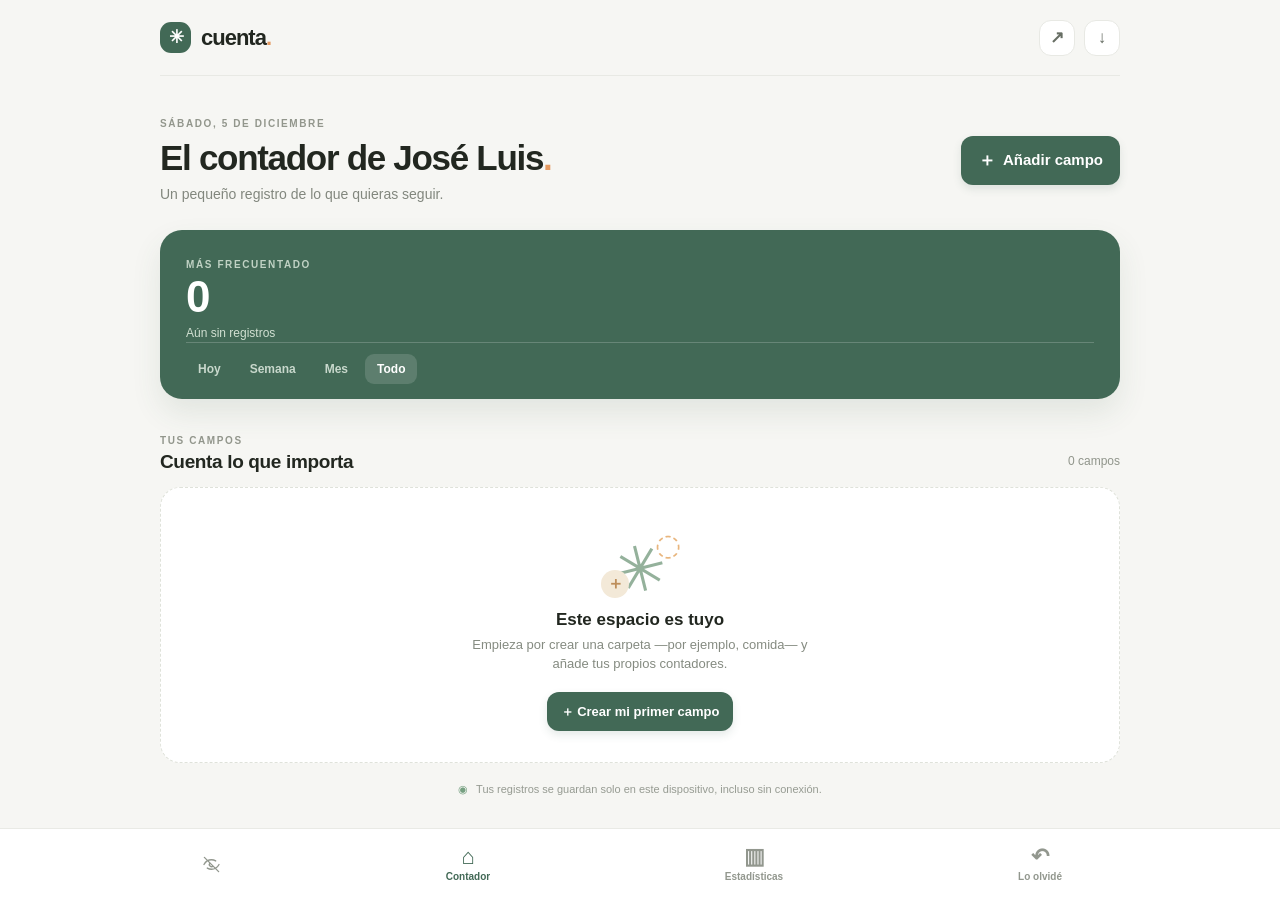
<file: index.html>
<!doctype html>
<html lang="es">
<head>
  <meta charset="utf-8">
  <meta name="viewport" content="width=device-width, initial-scale=1, viewport-fit=cover">
  <meta name="theme-color" content="#f6f6f3">
  <meta name="apple-mobile-web-app-capable" content="yes">
  <meta name="apple-mobile-web-app-status-bar-style" content="default">
  <meta name="apple-mobile-web-app-title" content="Cuenta">
  <meta name="description" content="Un contador personal para registrar lo que quieras, a tu manera.">
  <link rel="manifest" href="manifest.webmanifest">
  <link rel="icon" href="icon.svg" type="image/svg+xml">
  <link rel="apple-touch-icon" href="apple-touch-icon.png">
  <title>Cuenta — a tu manera</title>
  <link rel="stylesheet" href="styles.css?v=records-20261014">
</head>
<body>
  <div class="app-shell">
    <header class="topbar">
      <a class="brand" href="#inicio" aria-label="Cuenta, inicio"><span class="brand-mark">✳</span><span>cuenta<span class="brand-period">.</span></span></a>
      <div class="top-actions">
        <button class="icon-button" id="exportBtn" title="Exportar datos" aria-label="Exportar datos">↗</button>
        <button class="icon-button" id="importBtn" title="Importar copia" aria-label="Importar copia">↓</button>
        <input id="importFile" type="file" accept="application/json,.json" hidden>
      </div>
    </header>

    <main>
      <section class="page active" id="homePage">
        <div class="hero-row">
          <div><p class="eyebrow" id="dateLabel">TU DÍA, A TU MANERA</p><h1>El contador de José Luis<span class="period">.</span></h1><p class="subtitle">Un pequeño registro de lo que quieras seguir.</p></div>
          <button class="primary-button add-field-top" id="addFieldBtn"><span>＋</span> Añadir campo</button>
        </div>
        <div id="hiddenShelfArea"></div>

        <section class="summary-card" aria-label="Resumen de actividad">
          <div class="summary-heading"><div><span class="eyebrow">MÁS FRECUENTADO</span><div class="summary-number" id="summaryTotal">0</div><div class="summary-caption" id="summaryCaption">Aún sin registros</div></div></div>
          <div class="period-switch" role="tablist" aria-label="Periodo del resumen">
            <button class="period-tab" data-period="today">Hoy</button><button class="period-tab" data-period="week">Semana</button><button class="period-tab" data-period="month">Mes</button><button class="period-tab selected" data-period="all">Todo</button>
          </div>
        </section>

        <div class="section-heading"><div><p class="eyebrow">TUS CAMPOS</p><h2>Cuenta lo que importa</h2></div><span class="field-count" id="fieldCount">0 campos</span></div>
        <div id="fieldsArea"></div>
        <section class="empty-state" id="emptyState"><div class="empty-illustration"><span>✳</span><i>◌</i><b>＋</b></div><h3>Este espacio es tuyo</h3><p>Empieza por crear una carpeta —por ejemplo, comida— y añade tus propios contadores.</p><button class="primary-button" id="emptyAddBtn">＋ Crear mi primer campo</button></section>
        <p class="privacy-note"><span>◉</span> Tus registros se guardan solo en este dispositivo, incluso sin conexión.</p>
      </section>

      <section class="page" id="statsPage">
        <div class="hero-row stats-hero"><div><p class="eyebrow">MIRA CÓMO CAMBIA</p><h1>Tus datos<span class="period">.</span></h1><p class="subtitle">Un vistazo a lo que has ido registrando.</p></div></div>
        <div class="stats-controls"><label class="select-wrap"><span>CAMPO O CARPETA</span><select id="chartField"><option value="all">Todos los campos</option></select><b>⌄</b></label><label class="select-wrap"><span>AGRUPAR POR</span><select id="chartGrouping"><option value="hour">Horas</option><option value="day" selected>Días</option><option value="week">Semanas</option><option value="month">Meses</option><option value="year">Años</option><option value="all">General</option></select><b>⌄</b></label></div>
        <section class="chart-card"><div class="chart-title-row"><div><p class="eyebrow">ACTIVIDAD</p><h2 id="chartTitle">Registros por día</h2></div><div class="chart-total"><strong id="chartTotal">0</strong><span>registros</span></div></div><div class="chart-wrap"><canvas id="activityChart" aria-label="Gráfica de actividad"></canvas><div class="chart-empty" id="chartEmpty">Aún no hay datos para mostrar.<br><span>Los registros aparecerán aquí.</span></div></div><div class="chart-legend"><span class="legend-dot"></span><span id="chartLegend">Registros</span><span class="chart-range" id="chartRange"></span></div></section>
        <section class="insight-card"><div class="insight-icon">✦</div><div><p class="eyebrow">ESTE MES</p><p id="insightText">Cuando cuentes algo este mes, aparecerá aquí.</p></div></section>
        <p class="privacy-note"><span>◉</span> Los datos de esta gráfica son solo tuyos.</p>
      </section>

      <section class="page" id="forgotPage">
        <div class="hero-row stats-hero"><div><p class="eyebrow">AÑADE ALGO QUE SE TE PASÓ</p><h1>Lo olvidé<span class="period">.</span></h1><p class="subtitle">Registra un toque con su fecha y hora reales.</p></div></div>
        <form id="forgotForm" class="forgot-form">
          <label class="form-label">¿Qué campo quieres actualizar?<select id="forgotField" required></select></label>
          <label class="form-label">¿Cuándo ocurrió?<input id="forgotDateTime" type="datetime-local" required></label>
          <button class="primary-button forgot-submit" type="submit">＋ Añadir toque</button>
        </form>
        <div class="section-heading history-heading"><div><p class="eyebrow">REGISTROS RECIENTES</p><h2>Revisa y edita tus toques</h2></div><span class="field-count" id="historyCount">0 registros</span></div>
        <div id="eventHistory" class="event-history"></div>
      </section>
    </main>

    <nav class="bottom-nav" aria-label="Navegación principal"><button class="nav-item nav-lock" id="hiddenAccessBtn" type="button" aria-label="Acceder a carpetas ocultas" title="Carpetas ocultas"><svg viewBox="0 0 24 24" aria-hidden="true"><path d="M2.5 12s3.3-6 9.5-6c2 0 3.8.6 5.3 1.5M21.5 12s-3.3 6-9.5 6c-2 0-3.8-.6-5.3-1.5M9.9 9.9a3 3 0 0 0 4.2 4.2M3 3l18 18"/></svg></button><button class="nav-item active" data-page="homePage"><span class="nav-icon">⌂</span><span>Contador</span></button><button class="nav-item" data-page="statsPage"><span class="nav-icon">▥</span><span>Estadísticas</span></button><button class="nav-item" data-page="forgotPage"><span class="nav-icon">↶</span><span>Lo olvidé</span></button></nav>
  </div>

  <dialog id="fieldDialog" class="modal"><form id="fieldForm"><div class="modal-head"><div><p class="eyebrow" id="formKicker">PERSONALIZA TU CONTADOR</p><h2 id="formTitle">Añadir un campo</h2></div><button class="close-button" type="button" data-close aria-label="Cerrar">×</button></div><label class="form-label">¿Qué quieres contar?<input id="fieldName" name="name" maxlength="28" placeholder="Ej. Paseos" required autocomplete="off"></label><div class="form-label">Elige un icono<div class="emoji-search-wrap"><span>⌕</span><input id="emojiSearch" type="search" placeholder="Buscar emoji" autocomplete="off"></div><div class="emoji-categories" id="emojiCategories"></div><div class="icon-picker" id="emojiPicker"></div><div class="custom-icon"><input id="fieldEmoji" name="emoji" maxlength="12" placeholder="✳" aria-label="Icono personalizado"><span>O escribe cualquier emoji de tu teclado</span></div></div><label class="form-label">Carpeta<input id="fieldFolder" name="folder" list="folderOptions" maxlength="24" placeholder="Ej. Bienestar" autocomplete="off"><datalist id="folderOptions"></datalist><span class="field-hint">Escribe una carpeta nueva o elige una existente.</span></label><label class="form-label upload-label">O añade una imagen<input type="file" id="fieldImage" accept="image/*"><span class="upload-button">＋ Elegir imagen</span><span class="upload-name" id="uploadName">Opcional · se guarda en este dispositivo</span></label><div class="modal-actions"><button class="secondary-button" type="button" data-close>Cancelar</button><button class="primary-button" type="submit">Guardar campo</button></div></form></dialog>
  <dialog id="confirmDialog" class="modal confirm-modal"><div class="modal-head"><div><p class="eyebrow">GESTIONAR CAMPO</p><h2 id="confirmTitle">¿Qué quieres hacer?</h2></div><button class="close-button" type="button" data-close aria-label="Cerrar">×</button></div><p class="confirm-copy" id="confirmCopy"></p><div class="manage-actions"><button class="secondary-button" id="editFieldAction">Editar nombre e icono</button><button class="secondary-button danger-button" id="deleteFieldAction">Eliminar campo y registros</button></div></dialog>
  <dialog id="toastDialog" class="toast-dialog"><p id="toastMessage"></p></dialog>
  <dialog id="pinDialog" class="modal pin-modal"><form id="pinForm"><div class="modal-head"><div><p class="eyebrow">ACCESO PRIVADO</p><h2>Carpetas ocultas</h2></div><button class="close-button" type="button" data-close aria-label="Cerrar">×</button></div><label class="form-label">Contraseña<input id="pinInput" type="password" inputmode="numeric" pattern="[0-9]{4}" maxlength="4" autocomplete="off" required></label><p class="pin-error" id="pinError" role="status"></p><div class="modal-actions"><button class="secondary-button" type="button" data-close>Cancelar</button><button class="primary-button" type="submit">Abrir</button></div></form></dialog>
  <dialog id="eventDialog" class="modal"><form id="eventForm"><div class="modal-head"><div><p class="eyebrow">REVISAR TOQUE</p><h2 id="eventDialogTitle">Editar fecha y hora</h2></div><button class="close-button" type="button" data-close aria-label="Cerrar">×</button></div><label class="form-label">Fecha y hora<input id="eventEditDateTime" type="datetime-local" required></label><div class="modal-actions event-modal-actions"><button class="secondary-button danger-button" id="deleteEventBtn" type="button">Eliminar toque</button><button class="secondary-button" type="button" data-close>Cancelar</button><button class="primary-button" type="submit">Guardar</button></div></form></dialog>
  <script src="app.js?v=records-20261014b"></script>
</body>
</html>
</file>
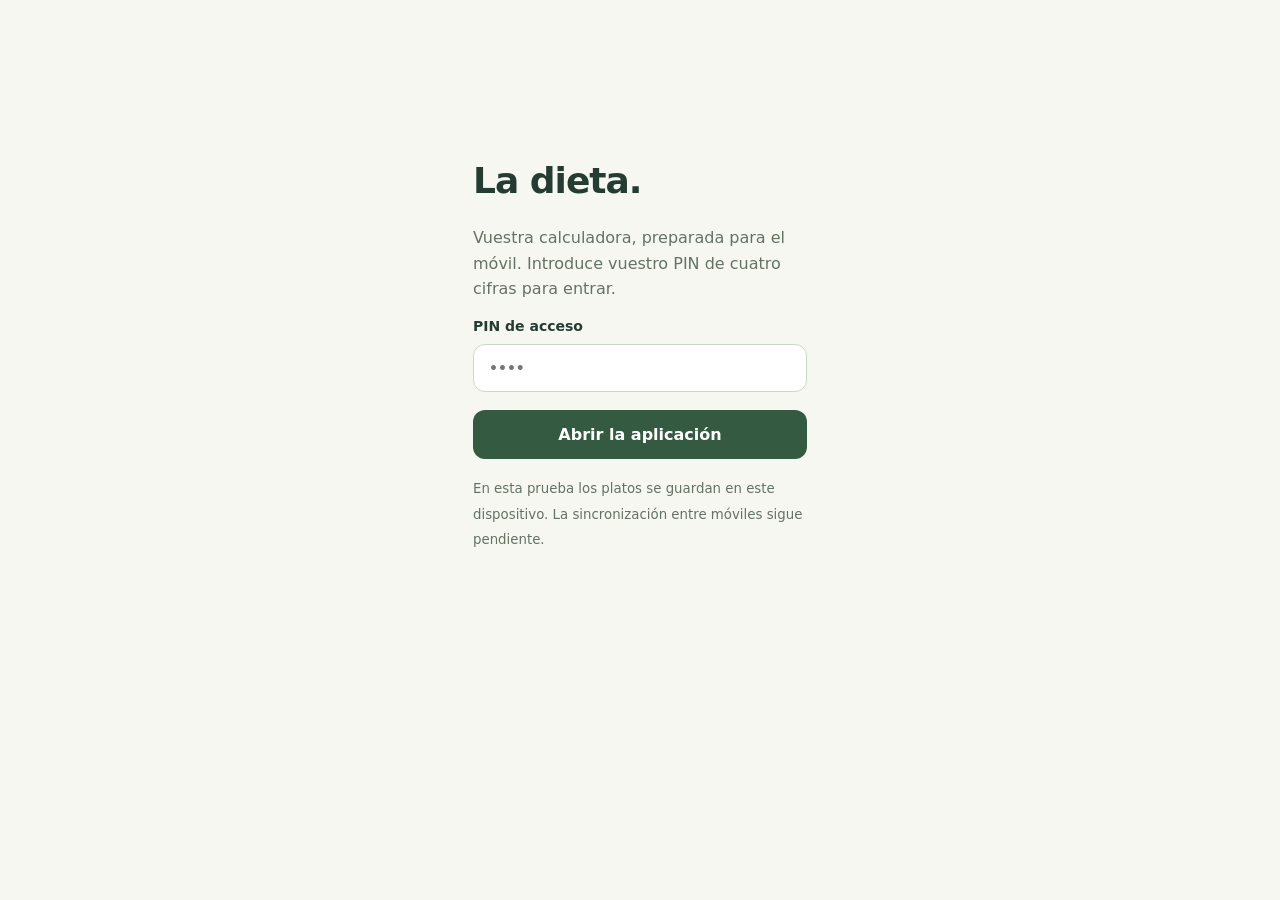
<file: dieta/index.html>
<!doctype html><html lang="es"><head><meta charset="utf-8"><meta name="viewport" content="width=device-width,initial-scale=1,viewport-fit=cover"><meta name="apple-mobile-web-app-capable" content="yes"><meta name="apple-mobile-web-app-title" content="La dieta"><meta name="theme-color" content="#345b42"><meta name="robots" content="noindex,nofollow"><link rel="apple-touch-icon" href="apple-touch-icon.png"><link rel="icon" href="favicon.svg"><link rel="manifest" href="manifest.webmanifest"><title>La dieta · Prueba móvil</title><style>*{box-sizing:border-box}body{margin:0;background:#f7f7f2;color:#253c32;font-family:system-ui,sans-serif}form{max-width:390px;margin:12vh auto;padding:28px}h1{font-size:36px;letter-spacing:-1px}p{line-height:1.6;color:#647263}label{display:block;font-size:14px;font-weight:600}input{display:block;width:100%;padding:15px;border:1px solid #ccd6c5;border-radius:12px;font:inherit;margin:10px 0 18px}button{width:100%;padding:15px;background:#345b42;color:white;border:0;border-radius:12px;font:inherit;font-weight:600}button:disabled{opacity:.5}#error{color:#a04432}iframe{border:0;display:block;position:fixed;inset:0;width:100%;height:100%;height:100dvh;background:#f7f7f2}</style></head><body><form id="gate"><h1>La dieta.</h1><p>Vuestra calculadora, preparada para el móvil. Introduce vuestro PIN de cuatro cifras para entrar.</p><label>PIN de acceso<input id="password" type="password" inputmode="numeric" pattern="[0-9]{4}" maxlength="4" autocomplete="off" placeholder="••••" aria-label="PIN de acceso de cuatro cifras" required></label><button id="open">Abrir la aplicación</button><p id="error" role="alert"></p><p><small>En esta prueba los platos se guardan en este dispositivo. La sincronización entre móviles sigue pendiente.</small></p></form><script>
if('serviceWorker' in navigator)navigator.serviceWorker.register('./service-worker.js',{scope:'./',updateViaCache:'none'}).catch(()=>{});
const decode=s=>Uint8Array.from(atob(s),c=>c.charCodeAt(0));let payload;
async function launch(key){const plain=await crypto.subtle.decrypt({name:'AES-GCM',iv:decode(payload.iv)},key,decode(payload.cipher));const frame=document.createElement('iframe');frame.title='La aplicación de la dieta';frame.srcdoc=new TextDecoder().decode(plain);document.body.replaceChildren(frame);}
async function data(){if(!payload){const r=await fetch('./payload.json?v='+Date.now(),{cache:'no-store'});if(!r.ok)throw Error('No se ha podido cargar. Recarga la página con conexión.');payload=await r.json();}return payload;}
try{sessionStorage.removeItem('diet.preview.key');}catch{}
document.getElementById('password').addEventListener('input',e=>{e.target.value=e.target.value.replace(/[^0-9]/g,'').slice(0,4);if(e.target.value.length===4&&!document.getElementById('open').disabled)document.getElementById('gate').requestSubmit();});
document.getElementById('gate').addEventListener('submit',async e=>{e.preventDefault();const button=document.getElementById('open');if(button.disabled)return;button.disabled=true;document.getElementById('error').textContent='';try{await data();const material=await crypto.subtle.importKey('raw',new TextEncoder().encode(document.getElementById('password').value.trim()),'PBKDF2',false,['deriveKey']);const key=await crypto.subtle.deriveKey({name:'PBKDF2',salt:decode(payload.salt),iterations:600000,hash:'SHA-256'},material,{name:'AES-GCM',length:256},false,['decrypt']);await launch(key);}catch{document.getElementById('error').textContent='PIN incorrecto o sin conexión. Vuelve a intentarlo.';document.getElementById('password').value='';button.disabled=false;document.getElementById('password').focus();}});
</script></body></html>
</file>
<file: styles.css>
:root{--bg:#f6f6f3;--paper:#fff;--ink:#222720;--muted:#848a80;--line:#e8e9e4;--green:#426956;--green-dark:#31523f;--green-light:#e6efe7;--orange:#e59a62;--yellow:#f0c76d;--shadow:0 12px 40px #28352a0b}*{box-sizing:border-box}body{margin:0;background:var(--bg);color:var(--ink);font-family:'DM Sans',-apple-system,BlinkMacSystemFont,'Segoe UI',sans-serif;font-size:15px;line-height:1.5;-webkit-font-smoothing:antialiased}button,input,select{font:inherit}button{cursor:pointer;color:inherit}.app-shell{max-width:1040px;margin:0 auto;padding:0 40px 100px}.topbar{height:76px;display:flex;align-items:center;justify-content:space-between;border-bottom:1px solid var(--line)}.brand{display:flex;align-items:center;gap:10px;color:var(--ink);font-family:Manrope,sans-serif;font-weight:800;font-size:22px;letter-spacing:-1px;text-decoration:none}.brand-mark{height:31px;width:31px;display:grid;place-items:center;background:var(--green);color:#fff;border-radius:11px;font-size:18px}.brand-period,.period{color:var(--orange)}.top-actions{display:flex;gap:9px}.icon-button{height:36px;width:36px;border:1px solid var(--line);background:var(--paper);border-radius:12px;color:#676e64;font-weight:700;font-size:17px}.icon-button:hover{border-color:#bbc7bc;color:var(--green)}main{padding-top:40px}.hero-row{display:flex;justify-content:space-between;align-items:center;gap:20px;margin-bottom:25px}.eyebrow{font-size:10px;letter-spacing:1.6px;font-weight:700;color:#92968c;margin:0 0 7px}.hero-row h1{font:800 35px/1.15 Manrope,sans-serif;letter-spacing:-1.3px;margin:0}.subtitle{margin:6px 0 0;color:#82877e;font-size:14px}.primary-button,.secondary-button{display:inline-flex;align-items:center;justify-content:center;gap:7px;border-radius:12px;padding:11px 17px;font-weight:700;border:0;transition:transform .15s,background .15s}.primary-button{background:var(--green);color:white;box-shadow:0 4px 9px #42695623}.primary-button:hover{background:var(--green-dark);transform:translateY(-1px)}.primary-button span{font-size:18px}.secondary-button{background:#f3f4f0;color:#51594e}.secondary-button:hover{background:#e9ebe5}.summary-card{position:relative;overflow:hidden;background:var(--green);color:white;border-radius:22px;padding:22px 26px 15px;box-shadow:0 14px 30px #385b461b}.summary-heading{display:flex;align-items:center;justify-content:space-between;min-height:86px}.summary-card .eyebrow{color:#c0d2c4}.summary-number{font:800 44px/.98 Manrope,sans-serif;letter-spacing:-1.6px}.summary-caption{font-size:12px;color:#d1e0d2;margin-top:6px}.summary-orbit{width:77px;height:77px;display:grid;place-items:center;position:absolute;right:30px;top:6px;border:1px solid #ffffff37;border-radius:50%;color:#ffffff5c;font-size:52px;transform:rotate(-18deg)}.period-switch{display:flex;gap:5px;border-top:1px solid #ffffff32;padding-top:11px}.period-tab{border:0;background:transparent;color:#c8d8cc;font-size:12px;font-weight:600;padding:6px 12px;border-radius:9px}.period-tab:hover,.period-tab.selected{background:#ffffff24;color:white}.section-heading{display:flex;align-items:end;justify-content:space-between;margin:34px 0 14px}.section-heading .eyebrow{margin-bottom:3px}.section-heading h2,.chart-title-row h2{font:700 19px Manrope,sans-serif;letter-spacing:-.35px;margin:0}.field-count{color:#90958b;font-size:12px;margin-bottom:3px}.empty-state{background:#fff;border:1px dashed #dfe2da;border-radius:20px;padding:34px 22px 31px;text-align:center}.empty-illustration{width:86px;height:76px;margin:0 auto 12px;position:relative;display:grid;place-items:center;color:#94b19b}.empty-illustration>span{font-size:63px;transform:rotate(-14deg)}.empty-illustration i{position:absolute;font-size:30px;right:2px;top:0;color:#e8b57d;font-style:normal}.empty-illustration b{position:absolute;font-size:17px;left:4px;bottom:0;background:#f3e9d8;border-radius:50%;width:28px;height:28px;display:grid;place-items:center;color:#bd8e5b}.empty-state h3{font:700 17px Manrope,sans-serif;margin:0 0 5px}.empty-state p{color:#858b81;font-size:13px;max-width:350px;margin:0 auto 18px}.empty-state .primary-button{font-size:13px;padding:10px 14px}.privacy-note{font-size:11px;color:#969b92;text-align:center;margin:18px 0 0}.privacy-note span{color:#76a081;margin-right:5px}.folder-block{margin:0 0 20px}.folder-heading{display:flex;align-items:center;gap:8px;color:#626a60;font-size:12px;font-weight:700;margin:0 0 10px 3px}.folder-heading .folder-emoji{font-size:16px}.counter-grid{display:grid;grid-template-columns:repeat(5,minmax(0,1fr));gap:11px}.counter-card{position:relative;min-height:132px;text-align:left;padding:15px 14px 12px;background:#fff;border:1px solid #edeee9;border-radius:17px;box-shadow:0 5px 15px #28352a06;transition:transform .15s,border .15s,box-shadow .15s;user-select:none}.counter-card:hover{transform:translateY(-2px);border-color:#d6e0d6;box-shadow:var(--shadow)}.counter-card:active{transform:scale(.98)}.counter-actions{position:absolute;right:9px;top:8px;display:flex;gap:2px;opacity:0;transition:opacity .15s}.counter-card:hover .counter-actions,.counter-card:focus-within .counter-actions{opacity:1}.tiny-action{width:26px;height:26px;border:0;border-radius:8px;color:#858c80;background:transparent;font-size:15px}.tiny-action:hover{background:#f0f2ed;color:var(--green)}.counter-icon{display:grid;place-items:center;width:43px;height:43px;border-radius:14px;background:#f1f4ef;font-size:25px;margin-bottom:9px;overflow:hidden}.counter-icon img{width:100%;height:100%;object-fit:cover}.counter-name{font-weight:700;font-size:13px;white-space:nowrap;overflow:hidden;text-overflow:ellipsis;padding-right:24px}.counter-total{display:flex;align-items:baseline;gap:5px;margin-top:1px}.counter-total strong{font:700 22px Manrope,sans-serif;letter-spacing:-.5px}.counter-total span{font-size:10px;color:#a0a49b}.counter-add{position:absolute;right:12px;bottom:12px;width:28px;height:28px;border-radius:10px;background:var(--green-light);color:var(--green);display:grid;place-items:center;font-size:19px;font-weight:500}.counter-add:hover{background:#d7e6d9}.counter-last{margin-top:2px;color:#a2a69e;font-size:10px}.small-add-card{min-height:132px;border:1px dashed #d8ded5;border-radius:17px;background:transparent;color:#778475;display:flex;flex-direction:column;align-items:center;justify-content:center;gap:5px;font-size:12px;font-weight:600}.small-add-card b{display:grid;place-items:center;width:32px;height:32px;border-radius:11px;background:#eaf0e9;color:var(--green);font-size:19px;font-weight:400}.small-add-card:hover{border-color:#9eb5a0;background:#ffffff80}.page{display:none}.page.active{display:block}.bottom-nav{position:fixed;bottom:0;left:0;right:0;z-index:3;height:72px;display:flex;justify-content:center;gap:65px;background:#fffffff0;border-top:1px solid #e9eae5;backdrop-filter:blur(18px);padding-bottom:env(safe-area-inset-bottom)}.nav-item{min-width:90px;border:0;background:transparent;color:#92978e;display:flex;flex-direction:column;align-items:center;justify-content:center;gap:1px;font-size:10px;font-weight:600}.nav-icon{font-size:22px;line-height:1}.nav-item.active{color:var(--green)}.nav-item.active .nav-icon{font-weight:800}.stats-hero{margin-bottom:26px}.stats-controls{display:grid;grid-template-columns:1fr 1fr;gap:12px;margin-bottom:15px}.select-wrap{position:relative;display:flex;flex-direction:column;gap:4px;padding:9px 13px 7px;border:1px solid var(--line);background:white;border-radius:13px}.select-wrap span{font-size:9px;font-weight:700;letter-spacing:1.1px;color:#999e94}.select-wrap select{appearance:none;border:0;outline:0;background:transparent;font-weight:600;color:#3d443c;font-size:13px;padding-right:20px;cursor:pointer}.select-wrap b{position:absolute;right:14px;bottom:8px;color:#8f958a;font-size:15px;pointer-events:none}.chart-card{background:white;border:1px solid #edeee9;border-radius:20px;padding:20px 20px 15px;box-shadow:0 8px 25px #28352a08}.chart-title-row{display:flex;justify-content:space-between;align-items:center}.chart-title-row .eyebrow{margin-bottom:3px}.chart-title-row h2{font-size:17px}.chart-total{text-align:right}.chart-total strong{display:block;font:700 19px Manrope,sans-serif}.chart-total span{display:block;color:#9a9f96;font-size:10px}.chart-wrap{height:260px;position:relative;margin-top:16px}.chart-wrap canvas{width:100%;height:100%;display:block}.chart-empty{position:absolute;inset:0;display:grid;align-content:center;text-align:center;color:#7d857b;font-size:13px;pointer-events:none}.chart-empty span{font-size:11px;color:#a2a79e}.chart-legend{display:flex;align-items:center;gap:7px;border-top:1px solid #f0f0ed;padding-top:11px;color:#838a7f;font-size:10px}.legend-dot{height:8px;width:8px;border-radius:50%;background:#648a6f}.chart-range{margin-left:auto;color:#a2a69e}.insight-card{margin-top:13px;padding:15px 16px;display:flex;align-items:flex-start;gap:12px;background:#edf2eb;border-radius:15px}.insight-icon{flex:0 0 31px;height:31px;border-radius:10px;background:#fff;color:#718c72;display:grid;place-items:center}.insight-card .eyebrow{margin:0 0 3px}.insight-card p:last-child{font-size:12px;color:#667162;margin:0}.modal{border:0;border-radius:21px;padding:24px;width:min(460px,calc(100% - 30px));box-shadow:0 24px 90px #1f2b2070;background:white;color:var(--ink);max-height:min(90vh,750px);overflow:auto}.modal::backdrop{background:#18201966;backdrop-filter:blur(4px)}.modal-head{display:flex;align-items:flex-start;justify-content:space-between;gap:12px;margin-bottom:19px}.modal-head .eyebrow{margin-bottom:3px}.modal-head h2{font:700 20px Manrope,sans-serif;margin:0;letter-spacing:-.4px}.close-button{height:30px;width:30px;border:0;border-radius:9px;background:#f1f2ef;color:#6f756c;font-size:21px;line-height:1}.form-label{display:flex;flex-direction:column;gap:8px;font-size:12px;font-weight:700;margin-bottom:17px}.form-label>input:not([type=file]){border:1px solid #e3e6df;border-radius:11px;background:#fcfcfa;padding:12px;color:var(--ink);outline:none;font-size:14px}.form-label>input:focus{border-color:#91ac95;box-shadow:0 0 0 3px #e9f0e9}.form-label input::placeholder{color:#b1b5ad}.icon-picker{display:flex;gap:8px;flex-wrap:wrap}.emoji-choice{width:39px;height:39px;border:1px solid #ebede8;border-radius:11px;background:#fafbf9;font-size:21px}.emoji-choice.active,.emoji-choice:hover{border-color:#86a58d;background:#edf3ed}.custom-icon{display:flex;align-items:center;gap:9px;margin-top:8px}.custom-icon input{width:47px;height:40px;border:1px solid #e3e6df;border-radius:11px;text-align:center;font-size:20px}.custom-icon span,.field-hint{font-size:10px;font-weight:400;color:#989e94}.field-hint{margin-top:-3px}.upload-label{position:relative;display:flex;flex-direction:row;align-items:center;flex-wrap:wrap;gap:8px}.upload-label>input{position:absolute;inset:0;opacity:0;width:100%;cursor:pointer}.upload-button{padding:7px 10px;background:#f2f4f0;border-radius:9px;color:#52634f;font-size:11px}.upload-name{font-weight:400;color:#999e96;font-size:10px}.modal-actions{display:flex;justify-content:flex-end;gap:8px;border-top:1px solid #eff0ec;padding-top:15px;margin-top:4px}.modal-actions button{font-size:12px;padding:10px 14px}.confirm-copy{color:#777f74;font-size:13px;margin:-8px 0 18px}.manage-actions{display:grid;gap:8px}.manage-actions button{justify-content:flex-start;font-size:12px}.danger-button{background:#fcf0ed;color:#b45b4c}.danger-button:hover{background:#f7e2dd}.toast-dialog{position:fixed;bottom:83px;top:auto;border:0;padding:0;background:transparent;overflow:visible}.toast-dialog::backdrop{display:none}.toast-dialog p{margin:0;padding:10px 15px;background:#29382d;color:white;border-radius:12px;font-size:12px;box-shadow:0 6px 20px #0002}.folder-empty{color:#92988e;font-size:12px;padding:15px 3px}
@media(max-width:760px){.app-shell{padding:0 20px 100px}.topbar{height:65px}main{padding-top:29px}.hero-row{align-items:flex-end;margin-bottom:21px}.hero-row h1{font-size:30px}.subtitle{font-size:12px}.add-field-top{width:42px;height:42px;overflow:hidden;white-space:nowrap;padding:0;gap:0;font-size:0;border-radius:14px}.add-field-top span{font-size:23px}.summary-card{padding:19px 19px 13px;border-radius:19px}.summary-heading{min-height:78px}.summary-number{font-size:39px}.summary-orbit{right:20px;top:8px;width:64px;height:64px;font-size:43px}.period-switch{justify-content:space-between}.period-tab{padding:6px 11px;font-size:11px}.section-heading{margin-top:28px}.section-heading h2{font-size:17px}.counter-grid{grid-template-columns:repeat(2,minmax(0,1fr));gap:10px}.counter-card,.small-add-card{min-height:133px;padding:13px}.counter-actions{opacity:1;right:7px;top:7px}.counter-icon{height:41px;width:41px}.counter-name{font-size:12px}.counter-total strong{font-size:21px}.counter-add{right:9px;bottom:10px}.bottom-nav{gap:38px;height:67px}.stats-controls{grid-template-columns:1fr;gap:8px}.chart-card{padding:17px 14px 13px}.chart-wrap{height:235px}.stats-hero{margin-bottom:20px}}
@media(max-width:380px){.app-shell{padding-left:15px;padding-right:15px}.hero-row h1{font-size:27px}.subtitle{font-size:11px}.summary-number{font-size:36px}.period-tab{padding:6px 8px}.counter-card,.small-add-card{min-height:124px}.counter-last{font-size:9px}}
.emoji-search-wrap{display:flex;align-items:center;gap:8px;padding:0 11px;border:1px solid #e3e6df;border-radius:10px;background:#fcfcfa;color:#92998f}.emoji-search-wrap>span{font-size:19px}.emoji-search-wrap input{width:100%;border:0;outline:0;background:transparent;padding:9px 0;font-size:12px;color:var(--ink)}.emoji-categories{display:flex;gap:6px;overflow-x:auto;padding:1px 0 4px;scrollbar-width:thin}.category-chip{border:0;background:#f2f4f0;color:#737a70;border-radius:999px;padding:5px 9px;font-size:10px;white-space:nowrap}.category-chip.active{background:#e5efe6;color:var(--green);font-weight:700}.icon-picker{display:grid;grid-template-columns:repeat(8,minmax(0,1fr));gap:5px;max-height:156px;overflow:auto;padding:2px 2px 5px;scrollbar-width:thin}.emoji-choice{width:auto;height:36px;padding:0;border:1px solid transparent;background:#fafbf9;border-radius:9px;font-size:21px}.emoji-choice.active,.emoji-choice:hover{border-color:#86a58d;background:#edf3ed}.emoji-more{grid-column:1/-1;border:0;background:#f1f4f0;color:#52634f;padding:7px;border-radius:8px;font-size:11px}.emoji-no-results{grid-column:1/-1;color:#898f85;font-size:11px;font-weight:400;padding:8px 3px}

.sync-button{display:inline-flex;align-items:center;gap:7px;border:1px solid #e3e7df;background:#fff;border-radius:999px;padding:8px 11px;color:#56665b;font:600 12px system-ui;cursor:pointer}.sync-dot{width:8px;height:8px;border-radius:50%;background:#d7a85b}.sync-dot.ready{background:#5b9667}.account-copy{color:#71786f;line-height:1.55;margin:0 0 20px}.account-status{min-height:1.4em;font-size:13px;color:#5b765f;margin:12px 0}.account-modal{max-width:440px}
.summary-orbit{display:none}.summary-heading{justify-content:flex-start}.folder-heading{justify-content:flex-start}.folder-title{flex:1}.folder-hide-button{border:0;background:transparent;color:#899187;border-radius:8px;padding:5px 8px;font-size:11px}.folder-hide-button:hover{background:#eaf0e9;color:var(--green)}.hidden-shelf{margin:0 0 23px;padding:15px;background:#edf2eb;border:1px solid #dce6dc;border-radius:18px}.hidden-shelf-head{display:flex;align-items:center;justify-content:space-between;gap:12px;margin-bottom:12px}.hidden-shelf-head .eyebrow{margin-bottom:2px}.hidden-shelf-head h3{font:700 16px Manrope,sans-serif;margin:0}.hide-shelf-button{font-size:11px;padding:8px 10px;white-space:nowrap}.hidden-shelf .folder-block:last-child{margin-bottom:0}.hidden-shelf .folder-heading{color:#48614c}
@media(max-width:760px){.hidden-shelf{padding:12px}.hidden-shelf-head{align-items:flex-start}.folder-hide-button{font-size:10px;padding:5px 6px}}
.bottom-nav{gap:4px;justify-content:space-evenly;padding-left:8px;padding-right:8px}.nav-item{min-width:68px;flex:0 1 100px}.nav-lock{min-width:42px;flex:0 0 42px}.nav-lock svg{width:19px;height:19px;fill:none;stroke:currentColor;stroke-width:1.7;stroke-linecap:round;stroke-linejoin:round}.pin-modal{max-width:370px}.pin-error{min-height:20px;margin:-7px 0 9px;color:#b45b4c;font-size:12px}.forgot-form{background:#fff;border:1px solid #edeee9;border-radius:20px;padding:20px;box-shadow:0 8px 25px #28352a08}.forgot-form .form-label select,.forgot-form .form-label input{width:100%;padding:11px 12px;border:1px solid #e3e6df;border-radius:11px;background:#fcfcfa;color:var(--ink);font-size:14px}.forgot-submit{width:100%;margin-top:2px}.history-heading{margin-top:28px}.event-history{display:grid;gap:9px}.event-row{display:flex;align-items:center;justify-content:space-between;gap:12px;padding:13px;background:#fff;border:1px solid #edeee9;border-radius:15px}.event-row-main{min-width:0;display:flex;align-items:center;gap:10px}.event-row-icon{flex:0 0 37px;height:37px;display:grid;place-items:center;overflow:hidden;background:#f1f4ef;border-radius:12px;font-size:21px}.event-row-icon img{width:100%;height:100%;object-fit:cover}.event-row-info{min-width:0;display:grid;gap:1px}.event-row-info strong{font-size:13px;white-space:nowrap;overflow:hidden;text-overflow:ellipsis}.event-row-info span,.event-row-info time{font-size:10px;color:#92988e}.event-row-actions{display:flex;align-items:center;gap:5px}.event-row-actions .secondary-button{padding:7px 9px;font-size:10px}.event-row-actions .danger-button{font-size:15px;line-height:1;min-width:31px;justify-content:center}.history-empty{padding:25px;text-align:center;background:#fff;border:1px dashed #dfe2da;border-radius:16px;color:#858b81;font-size:13px}.event-modal-actions{flex-wrap:wrap}.event-modal-actions .danger-button{margin-right:auto}
@media(max-width:760px){.hero-row h1{font-size:clamp(22px,6.8vw,30px)}.bottom-nav{gap:2px;padding-left:4px;padding-right:4px}.nav-item{min-width:62px;font-size:9px}.nav-lock{min-width:37px;flex-basis:37px}.nav-icon{font-size:20px}.forgot-form{padding:16px}.event-row{align-items:flex-start;padding:11px 9px}.event-row-actions .secondary-button{padding:7px 8px}}
</file>
